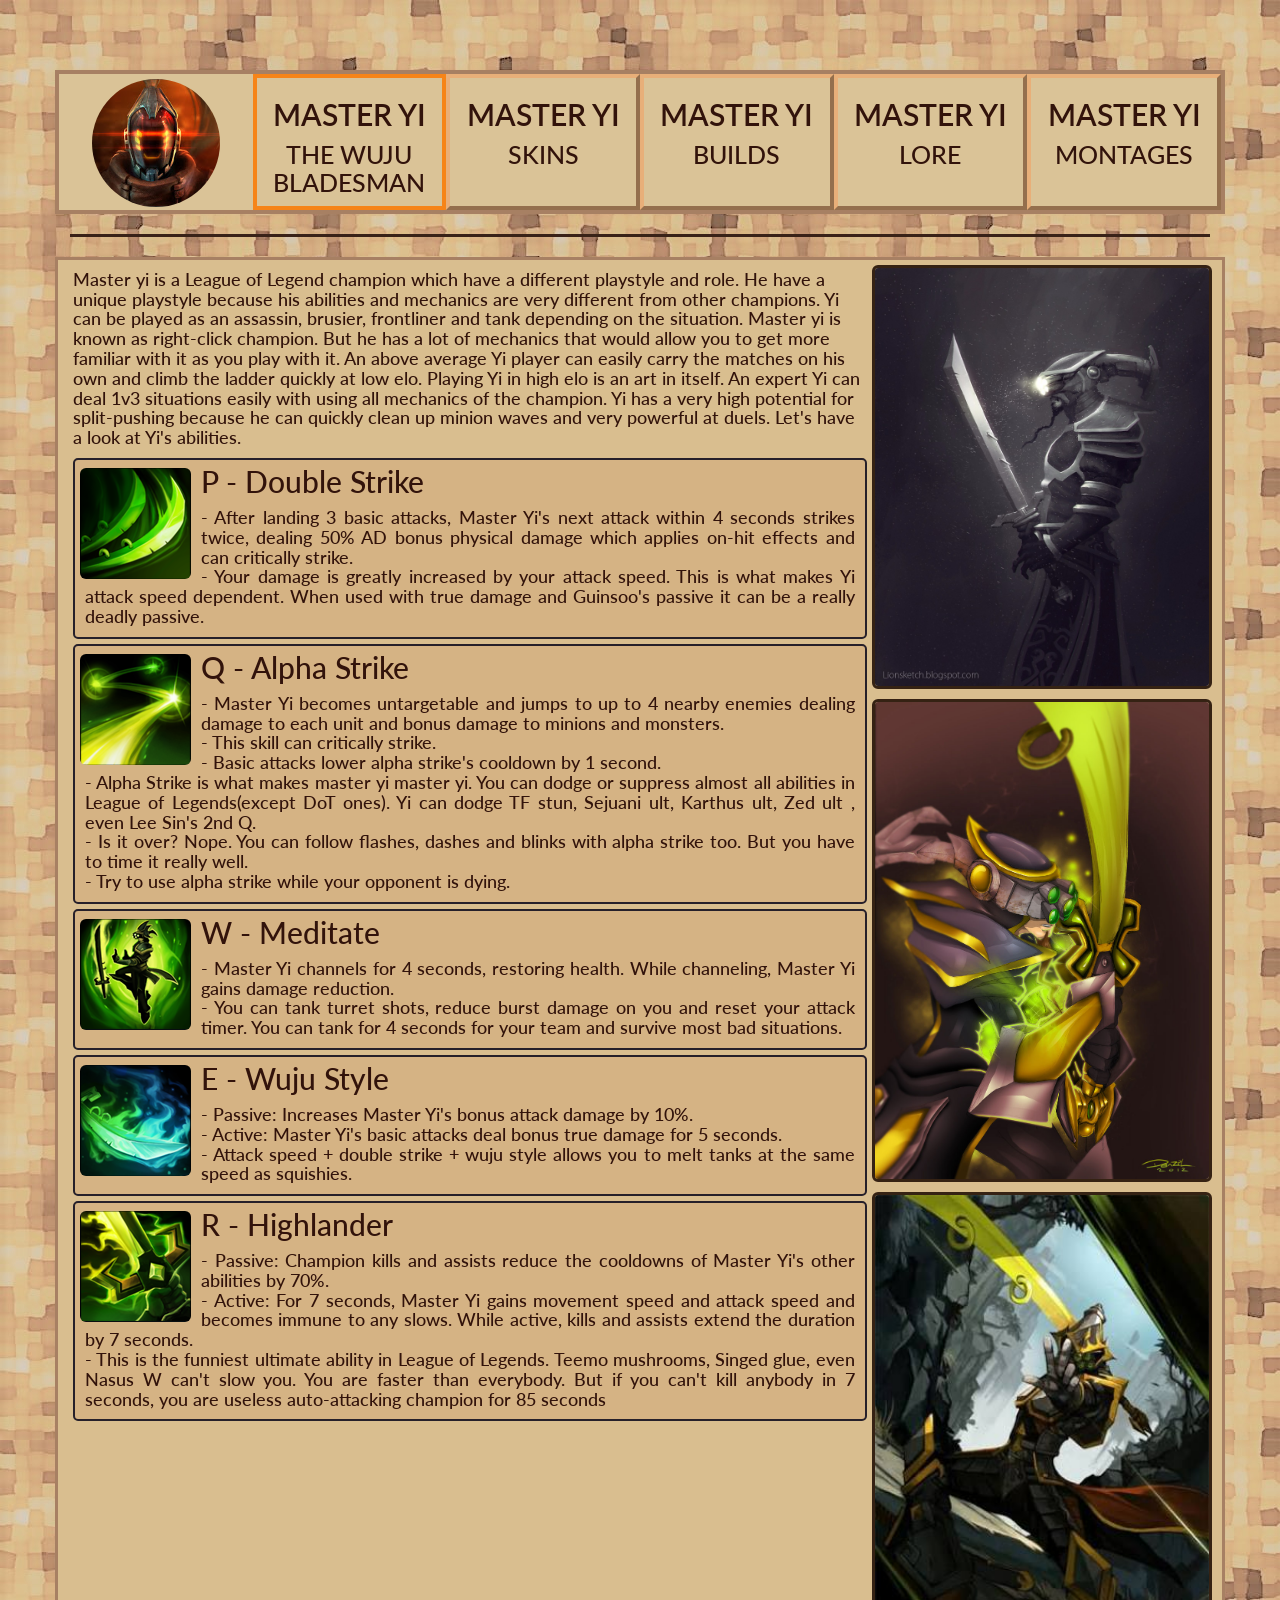
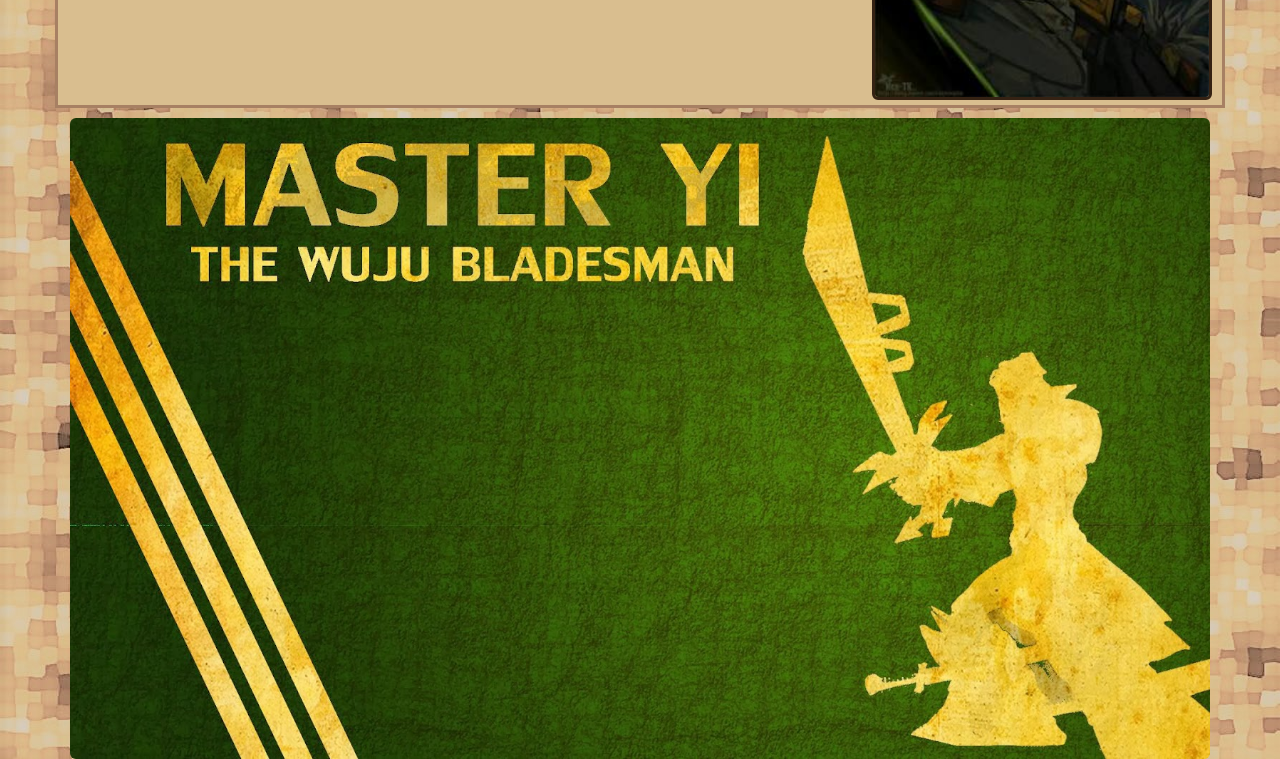
<file: index.html>
<!DOCTYPE html>
<html lang="en">
  <head>
    <meta charset="utf-8">
    <meta name="viewport" content="width=device-width, initial-scale=1">
    <title>Master Yisus</title>
    <link href="https://fonts.googleapis.com/css?family=Lato:300,400,600" rel="stylesheet">
    <link rel="stylesheet" href="https://maxcdn.bootstrapcdn.com/bootstrap/3.3.7/css/bootstrap.min.css" integrity="sha384-BVYiiSIFeK1dGmJRAkycuHAHRg32OmUcww7on3RYdg4Va+PmSTsz/K68vbdEjh4u" crossorigin="anonymous">
    <link rel="stylesheet" type="text/css" href="css/styles.css">
    <script src="https://code.jquery.com/jquery-3.2.1.slim.min.js" integrity="sha256-k2WSCIexGzOj3Euiig+TlR8gA0EmPjuc79OEeY5L45g=" crossorigin="anonymous"></script>
    <script src="https://maxcdn.bootstrapcdn.com/bootstrap/3.3.7/js/bootstrap.min.js" integrity="sha384-Tc5IQib027qvyjSMfHjOMaLkfuWVxZxUPnCJA7l2mCWNIpG9mGCD8wGNIcPD7Txa" crossorigin="anonymous"></script>
  </head>
  <body background="./images/background.jpg">
    <div class="container">
      <div class="row my-navbar">
        <div class="col-md-2">
          <img src="./images/archiel.jpg" class="img-circle title-logo center-block" width="128" alt="archiel logo">
        </div>
        <a href="./index.html">
          <div class="col-md-2 text-uppercase link-current">
            <h1 class="title-super text-bold">Master Yi</h1>
            <h4 class="title-big">The Wuju Bladesman</h4>
          </div>
        </a>
        <a href="./skins.html">
          <div class="col-md-2 text-uppercase link">
            <h1 class="title-super text-bold">Master Yi</h1>
            <h4 class="title-big">Skins</h4>
          </div>
        </a>
        <a href="./builds.html">
          <div class="col-md-2 text-uppercase link">
            <h1 class="title-super text-bold">Master Yi</h1>
            <h4 class="title-big">Builds</h4>
          </div>
        </a>
        <a href="./lore.html">
          <div class="col-md-2 text-uppercase link">
            <h1 class="title-super text-bold">Master Yi</h1>
            <h4 class="title-big">Lore</h4>
          </div>
        </a>
        <a href="./montages.html">
          <div class="col-md-2 text-uppercase link">
            <h1 class="title-super text-bold">Master Yi</h1>
            <h4 class="title-big">Montages</h4>
          </div>
        </a>
      </div>
      <hr>
      <div class="row">
        <div class="col-xs-12 lore-textbox">
          <div class="index-container">
            <img src="./images/masteryisus.png" class="img-responsive img-rounded center-block index-imagebox">
            <img src="./images/masteryisus2.png" class="img-responsive img-rounded center-block index-imagebox">
            <img src="./images/masteryisus3.png" class="img-responsive img-rounded center-block index-imagebox">
          </div>
          <h4 style="width: 70%;">Master yi is a League of Legend champion which have a different playstyle and role. He have a unique playstyle because his abilities and mechanics are very different from other champions. Yi can be played as an assassin, brusier, frontliner and tank depending on the situation. Master yi is known as right-click champion. But he has a lot of mechanics that would allow you to get more familiar with it as you play with it. An above average Yi player can easily carry the matches on his own and climb the ladder quickly at low elo. Playing Yi in high elo is an art in itself. An expert Yi can deal 1v3 situations easily with using all mechanics of the champion. Yi has a very high potential for split-pushing because he can quickly clean up minion waves and very powerful at duels. Let's have a look at Yi's abilities.</h4>
          <div class="skill-box">
            <img src="./images/abilities/P.png" class="img-responsive img-rounded skill-pic">
            <h2 class="skill-name"> P - Double Strike</h2>
            <h4 class="skill-text">- After landing 3 basic attacks, Master Yi's next attack within 4 seconds strikes twice, dealing 50% AD bonus physical damage which applies on-hit effects and can critically strike.<br>- Your damage is greatly increased by your attack speed. This is what makes Yi attack speed dependent. When used with true damage and Guinsoo's passive it can be a really deadly passive.</h4>
          </div>
          <div class="skill-box">
            <img src="./images/abilities/Q.png" class="img-responsive img-rounded skill-pic">
            <h2 class="skill-name"> Q - Alpha Strike</h2>
            <h4 class="skill-text">- Master Yi becomes untargetable and jumps to up to 4 nearby enemies dealing  damage to each unit and bonus damage to minions and monsters.<br>- This skill can critically strike.<br>- Basic attacks lower alpha strike's cooldown by 1 second.<br>- Alpha Strike is what makes master yi master yi. You can dodge or suppress almost all abilities in League of Legends(except DoT ones). Yi can dodge TF stun, Sejuani ult, Karthus ult, Zed ult , even Lee Sin's 2nd Q.<br>- Is it over? Nope. You can follow flashes, dashes and blinks with alpha strike too. But you have to time it really well.<br>- Try to use alpha strike while your opponent is dying.</h4>
          </div>
          <div class="skill-box">
            <img src="./images/abilities/W.png" class="img-responsive img-rounded skill-pic">
            <h2 class="skill-name"> W - Meditate</h2>
            <h4 class="skill-text">- Master Yi channels for 4 seconds, restoring health. While channeling, Master Yi gains damage reduction.<br>- You can tank turret shots, reduce burst damage on you and reset your attack timer. You can tank for 4 seconds for your team and survive most bad situations.</h4>
          </div>
          <div class="skill-box">
            <img src="./images/abilities/E.png" class="img-responsive img-rounded skill-pic">
            <h2 class="skill-name"> E - Wuju Style</h2>
            <h4 class="skill-text">- Passive: Increases Master Yi's bonus attack damage by 10%.<br>- Active: Master Yi's basic attacks deal bonus true damage for 5 seconds. <br>- Attack speed + double strike + wuju style allows you to melt tanks at the same speed as squishies.</h4>
          </div>
          <div class="skill-box">
            <img src="./images/abilities/R.png" class="img-responsive img-rounded skill-pic">
            <h2 class="skill-name"> R - Highlander</h2>
            <h4 class="skill-text">- Passive: Champion kills and assists reduce the cooldowns of Master Yi's other abilities by 70%.<br>- Active: For 7 seconds, Master Yi gains movement speed and attack speed and becomes immune to any slows. While active, kills and assists extend the duration by 7 seconds.<br>- This is the funniest ultimate ability in League of Legends. Teemo mushrooms, Singed glue, even Nasus W can't slow you. You are faster than everybody. But if you can't kill anybody in 7 seconds, you are useless auto-attacking champion for 85 seconds</h4>
          </div>
        </div>
      </div>
      <div class="row cover">
        <div class="col-xs-12">
          <img src="./images/cover.jpg" class="img-responsive img-rounded" alt="cover photo">
        </div>
      </div>
    </div>
  </body>
</html>
</file>
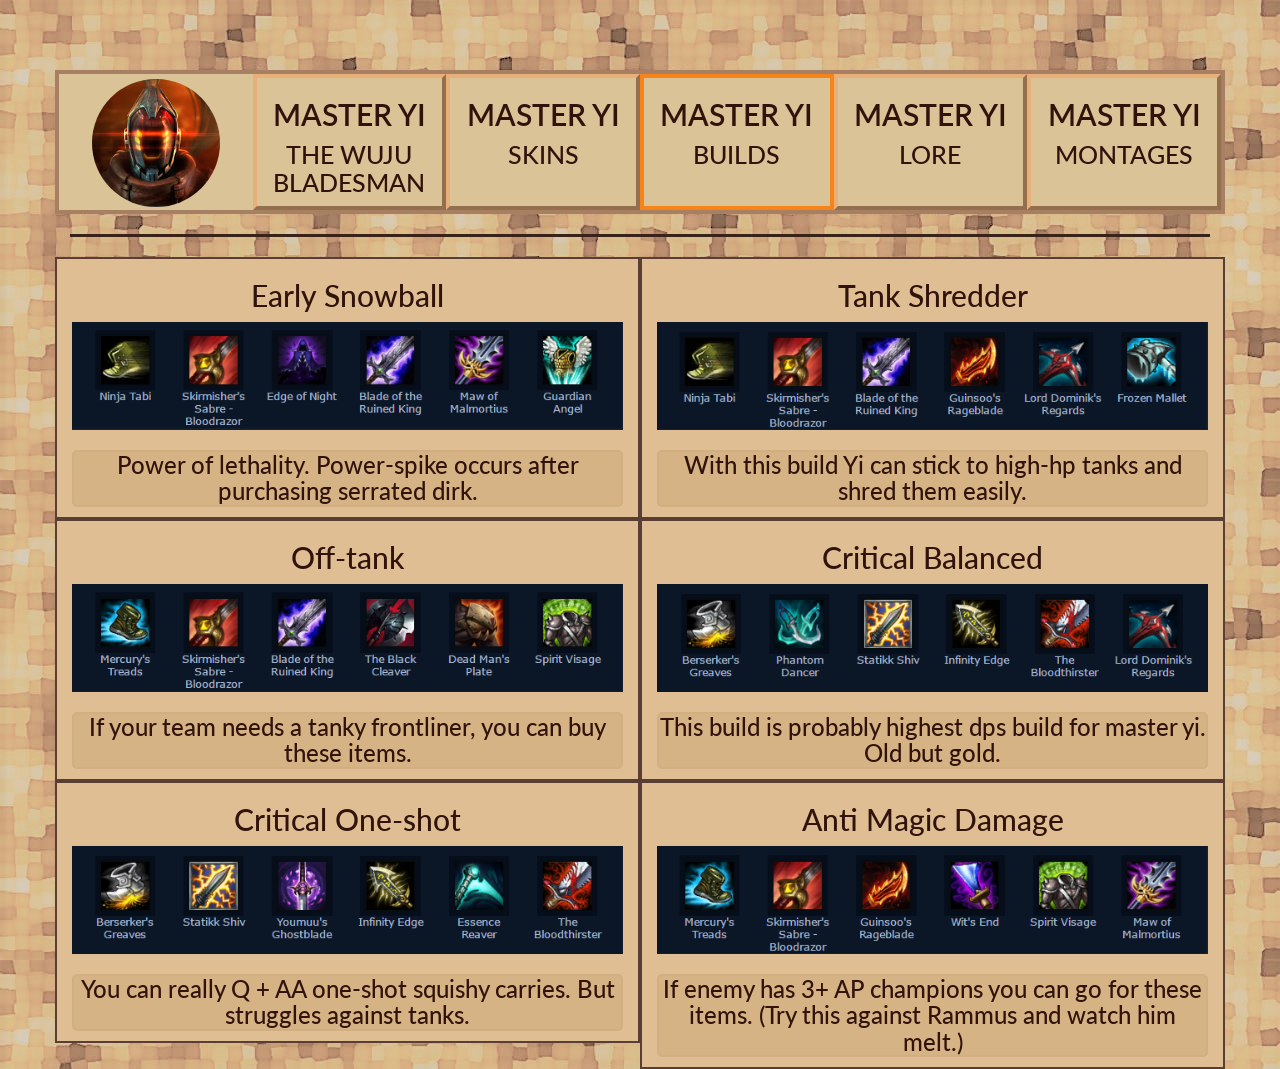
<file: builds.html>
<!DOCTYPE html>
<html lang="en">
  <head>
    <meta charset="utf-8">
    <meta name="viewport" content="width=device-width, initial-scale=1">
    <title>Master Yisus-Builds</title>
    <link href="https://fonts.googleapis.com/css?family=Lato:300,400,600" rel="stylesheet">
    <link rel="stylesheet" href="https://maxcdn.bootstrapcdn.com/bootstrap/3.3.7/css/bootstrap.min.css" integrity="sha384-BVYiiSIFeK1dGmJRAkycuHAHRg32OmUcww7on3RYdg4Va+PmSTsz/K68vbdEjh4u" crossorigin="anonymous">
    <link rel="stylesheet" type="text/css" href="css/styles.css">
    <script src="https://code.jquery.com/jquery-3.2.1.slim.min.js" integrity="sha256-k2WSCIexGzOj3Euiig+TlR8gA0EmPjuc79OEeY5L45g=" crossorigin="anonymous"></script>
    <script src="https://maxcdn.bootstrapcdn.com/bootstrap/3.3.7/js/bootstrap.min.js" integrity="sha384-Tc5IQib027qvyjSMfHjOMaLkfuWVxZxUPnCJA7l2mCWNIpG9mGCD8wGNIcPD7Txa" crossorigin="anonymous"></script>
  </head>
  <body background="./images/background.jpg">
    <div class="container">
      <div class="row my-navbar">
        <div class="col-md-2">
          <img src="./images/archiel.jpg" class="img-circle title-logo center-block" width="128" alt="archiel logo">
        </div>
        <a href="./index.html">
          <div class="col-md-2 text-uppercase link">
            <h1 class="title-super text-bold">Master Yi</h1>
            <h4 class="title-big">The Wuju Bladesman</h4>
          </div>
        </a>
        <a href="./skins.html">
          <div class="col-md-2 text-uppercase link">
            <h1 class="title-super text-bold">Master Yi</h1>
            <h4 class="title-big">Skins</h4>
          </div>
        </a>
        <a href="./builds.html">
          <div class="col-md-2 text-uppercase link-current">
            <h1 class="title-super text-bold">Master Yi</h1>
            <h4 class="title-big">Builds</h4>
          </div>
        </a>
        <a href="./lore.html">
          <div class="col-md-2 text-uppercase link">
            <h1 class="title-super text-bold">Master Yi</h1>
            <h4 class="title-big">Lore</h4>
          </div>
        </a>
        <a href="./montages.html">
          <div class="col-md-2 text-uppercase link">
            <h1 class="title-super text-bold">Master Yi</h1>
            <h4 class="title-big">Montages</h4>
          </div>
        </a>
      </div>
      <hr>
      <div class="row">
        <div class="col-md-6 build-box">
          <h2>Early Snowball</h2>
          <img src="./images/builds/early-snowball.png" class="img-responsive center-block" alt="build image">
          <h3 class="build-text">Power of lethality. Power-spike occurs after purchasing serrated dirk.</h3>
        </div>
        <div class="col-md-6 build-box">
          <h2>Tank Shredder</h2>
          <img src="./images/builds/tank-shredder.png" class="img-responsive center-block" alt="build image">
          <h3 class="build-text">With this build Yi can stick to high-hp tanks and shred them easily.</h3>
        </div>
        <div class="col-md-6 build-box">
          <h2>Off-tank</h2>
          <img src="./images/builds/offtank.png" class="img-responsive center-block" alt="build image">
          <h3 class="build-text">If your team needs a tanky frontliner, you can buy these items.</h3>
        </div>
        <div class="col-md-6 build-box">
          <h2>Critical Balanced</h2>
          <img src="./images/builds/crit.png" class="img-responsive center-block" alt="build image">
          <h3 class="build-text">This build is probably highest dps build for master yi. Old but gold.</h3>
        </div>
        <div class="col-md-6 build-box">
          <h2>Critical One-shot</h2>
          <img src="./images/builds/crit-os.png" class="img-responsive center-block" alt="build image">
          <h3 class="build-text">You can really Q + AA one-shot squishy carries. But struggles against tanks.</h3>
        </div>
        <div class="col-md-6 build-box">
          <h2>Anti Magic Damage</h2>
          <img src="./images/builds/anti-ap.png" class="img-responsive center-block" alt="build image">
          <h3 class="build-text">If enemy has 3+ AP champions you can go for these items. (Try this against Rammus and watch him melt.)</h3>
        </div>
      </div>
    </div>
  </body>
</html>
</file>
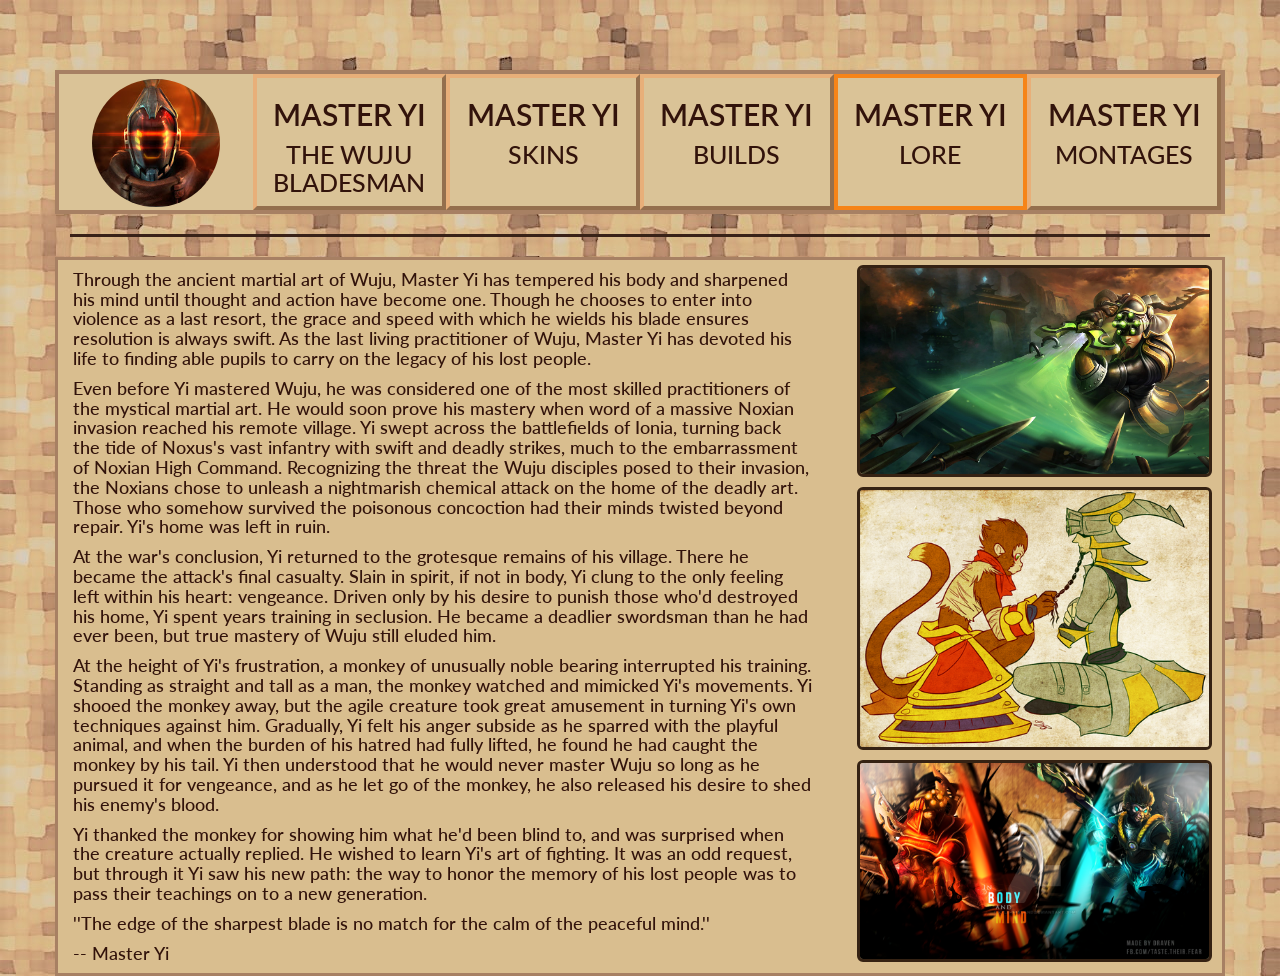
<file: lore.html>
<!DOCTYPE html>
<html lang="en">
  <head>
    <meta charset="utf-8">
    <meta name="viewport" content="width=device-width, initial-scale=1">
    <title>Master Yisus-Lore</title>
    <link href="https://fonts.googleapis.com/css?family=Lato:300,400,600" rel="stylesheet">
    <link rel="stylesheet" href="https://maxcdn.bootstrapcdn.com/bootstrap/3.3.7/css/bootstrap.min.css" integrity="sha384-BVYiiSIFeK1dGmJRAkycuHAHRg32OmUcww7on3RYdg4Va+PmSTsz/K68vbdEjh4u" crossorigin="anonymous">
    <link rel="stylesheet" type="text/css" href="css/styles.css">
    <script src="https://code.jquery.com/jquery-3.2.1.slim.min.js" integrity="sha256-k2WSCIexGzOj3Euiig+TlR8gA0EmPjuc79OEeY5L45g=" crossorigin="anonymous"></script>
    <script src="https://maxcdn.bootstrapcdn.com/bootstrap/3.3.7/js/bootstrap.min.js" integrity="sha384-Tc5IQib027qvyjSMfHjOMaLkfuWVxZxUPnCJA7l2mCWNIpG9mGCD8wGNIcPD7Txa" crossorigin="anonymous"></script>
  </head>
  <body background="./images/background.jpg">
    <div class="container">
      <div class="row my-navbar">
        <div class="col-md-2">
          <img src="./images/archiel.jpg" class="img-circle title-logo center-block" width="128" alt="archiel logo">
        </div>
        <a href="./index.html">
          <div class="col-md-2 text-uppercase link">
            <h1 class="title-super text-bold">Master Yi</h1>
            <h4 class="title-big">The Wuju Bladesman</h4>
          </div>
        </a>
        <a href="./skins.html">
          <div class="col-md-2 text-uppercase link">
            <h1 class="title-super text-bold">Master Yi</h1>
            <h4 class="title-big">Skins</h4>
          </div>
        </a>
        <a href="./builds.html">
          <div class="col-md-2 text-uppercase link">
            <h1 class="title-super text-bold">Master Yi</h1>
            <h4 class="title-big">Builds</h4>
          </div>
        </a>
        <a href="./lore.html">
          <div class="col-md-2 text-uppercase link-current">
            <h1 class="title-super text-bold">Master Yi</h1>
            <h4 class="title-big">Lore</h4>
          </div>
        </a>
        <a href="./montages.html">
          <div class="col-md-2 text-uppercase link">
            <h1 class="title-super text-bold">Master Yi</h1>
            <h4 class="title-big">Montages</h4>
          </div>
        </a>
      </div>
      <hr>
      <div class="row">
        <div class="col-xs-12 lore-textbox">
          <div class="lore-container">
            <img src="./images/lore2.png" class="img-responsive img-rounded lore-imagebox" alt="cover photo">
            <img src="./images/lore.png" class="img-responsive img-rounded lore-imagebox" alt="cover photo">
            <img src="./images/lore3.png" class="img-responsive img-rounded lore-imagebox" alt="cover photo">
          </div>
          <h4>Through the ancient martial art of Wuju, Master Yi has tempered his body and sharpened his mind until thought and action have become one. Though he chooses to enter into violence as a last resort, the grace and speed with which he wields his blade ensures resolution is always swift. As the last living practitioner of Wuju, Master Yi has devoted his life to finding able pupils to carry on the legacy of his lost people. </h4>
          <h4>Even before Yi mastered Wuju, he was considered one of the most skilled practitioners of the mystical martial art. He would soon prove his mastery when word of a massive Noxian invasion reached his remote village. Yi swept across the battlefields of Ionia, turning back the tide of Noxus's vast infantry with swift and deadly strikes, much to the embarrassment of Noxian High Command. Recognizing the threat the Wuju disciples posed to their invasion, the Noxians chose to unleash a nightmarish chemical attack on the home of the deadly art. Those who somehow survived the poisonous concoction had their minds twisted beyond repair. Yi's home was left in ruin.
          </h4>
          <h4>At the war's conclusion, Yi returned to the grotesque remains of his village. There he became the attack's final casualty. Slain in spirit, if not in body, Yi clung to the only feeling left within his heart: vengeance. Driven only by his desire to punish those who'd destroyed his home, Yi spent years training in seclusion. He became a deadlier swordsman than he had ever been, but true mastery of Wuju still eluded him.
          </h4>
          <h4>At the height of Yi's frustration, a monkey of unusually noble bearing interrupted his training. Standing as straight and tall as a man, the monkey watched and mimicked Yi's movements. Yi shooed the monkey away, but the agile creature took great amusement in turning Yi's own techniques against him. Gradually, Yi felt his anger subside as he sparred with the playful animal, and when the burden of his hatred had fully lifted, he found he had caught the monkey by his tail. Yi then understood that he would never master Wuju so long as he pursued it for vengeance, and as he let go of the monkey, he also released his desire to shed his enemy's blood.
          </h4>
          <h4>Yi thanked the monkey for showing him what he'd been blind to, and was surprised when the creature actually replied. He wished to learn Yi's art of fighting. It was an odd request, but through it Yi saw his new path: the way to honor the memory of his lost people was to pass their teachings on to a new generation.
          </h4>
          <h4>''The edge of the sharpest blade is no match for the calm of the peaceful mind.''</h4>
          <h4>-- Master Yi</h4>
        </div>
      </div>
    </div>
  </body>
</html>
</file>
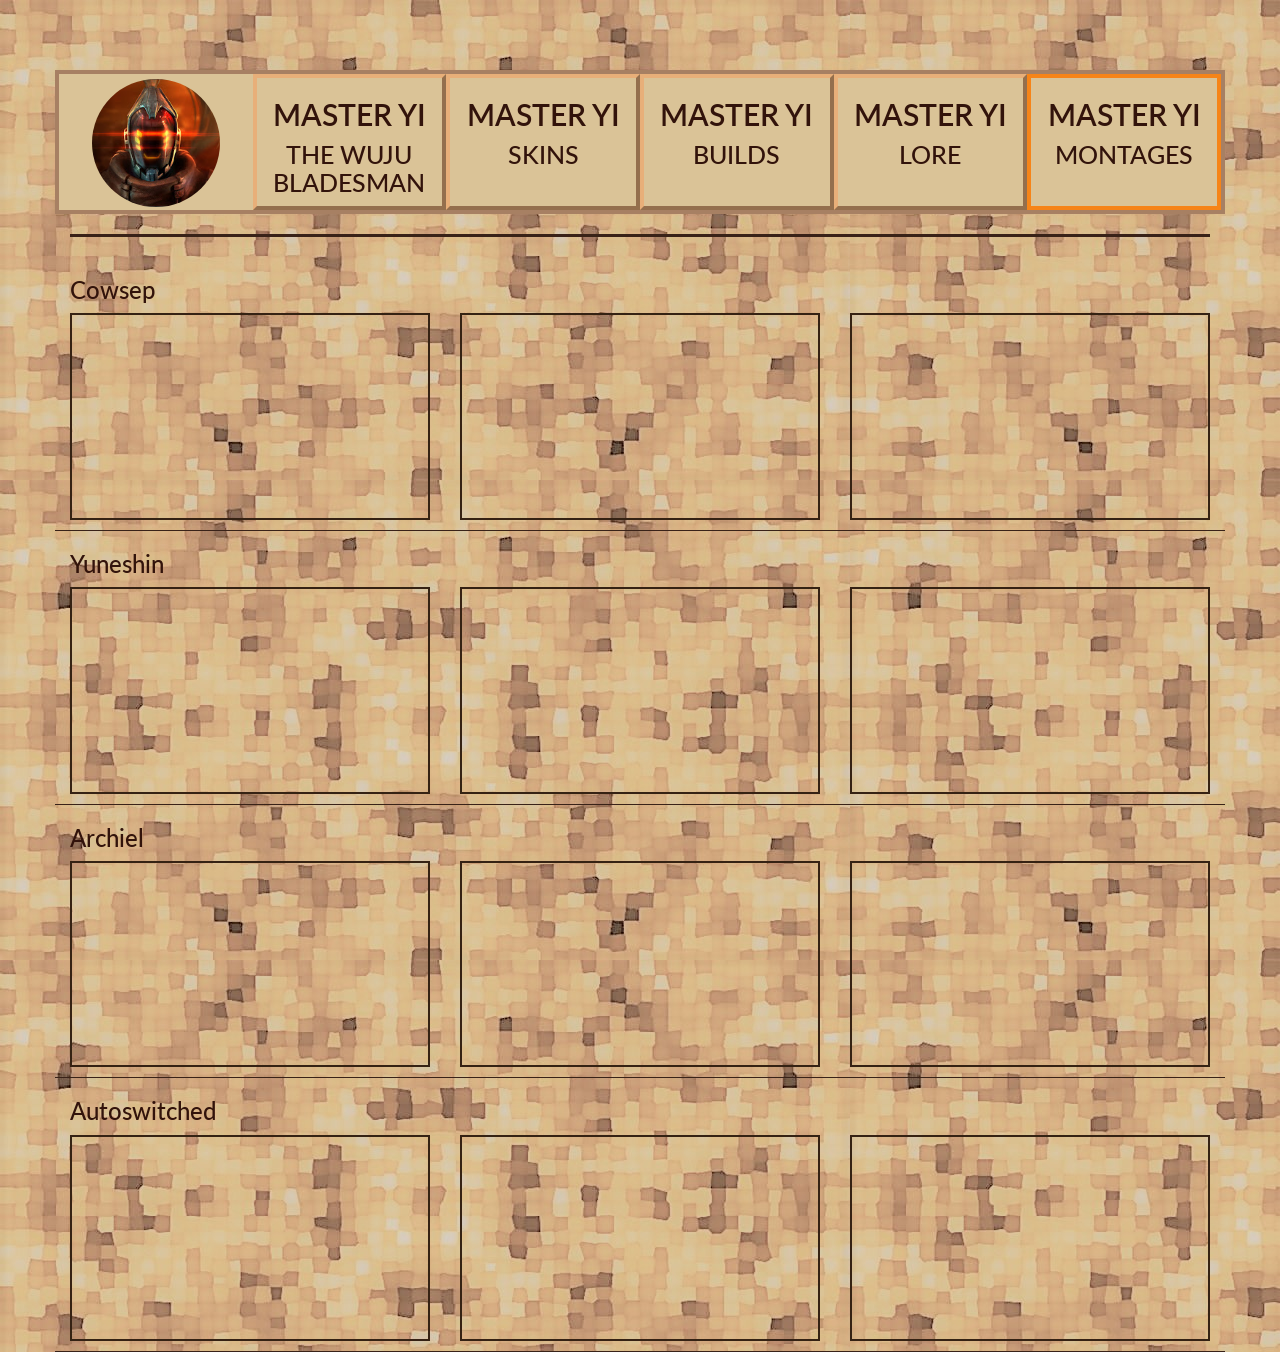
<file: montages.html>
<!DOCTYPE html>
<html lang="en">
  <head>
    <meta charset="utf-8">
    <meta name="viewport" content="width=device-width, initial-scale=1">
    <title>Master Yisus-Montages</title>
    <link href="https://fonts.googleapis.com/css?family=Lato:300,400,600" rel="stylesheet">
    <link rel="stylesheet" href="https://maxcdn.bootstrapcdn.com/bootstrap/3.3.7/css/bootstrap.min.css" integrity="sha384-BVYiiSIFeK1dGmJRAkycuHAHRg32OmUcww7on3RYdg4Va+PmSTsz/K68vbdEjh4u" crossorigin="anonymous">
    <link rel="stylesheet" type="text/css" href="css/styles.css">
    <script src="https://code.jquery.com/jquery-3.2.1.slim.min.js" integrity="sha256-k2WSCIexGzOj3Euiig+TlR8gA0EmPjuc79OEeY5L45g=" crossorigin="anonymous"></script>
    <script src="https://maxcdn.bootstrapcdn.com/bootstrap/3.3.7/js/bootstrap.min.js" integrity="sha384-Tc5IQib027qvyjSMfHjOMaLkfuWVxZxUPnCJA7l2mCWNIpG9mGCD8wGNIcPD7Txa" crossorigin="anonymous"></script>
  </head>
  <body background="./images/background.jpg">
    <div class="container">
      <div class="row my-navbar">
        <div class="col-md-2">
          <img src="./images/archiel.jpg" class="img-circle title-logo center-block" width="128" alt="archiel logo">
        </div>
        <a href="./index.html">
          <div class="col-md-2 text-uppercase link">
            <h1 class="title-super text-bold">Master Yi</h1>
            <h4 class="title-big">The Wuju Bladesman</h4>
          </div>
        </a>
        <a href="./skins.html">
          <div class="col-md-2 text-uppercase link">
            <h1 class="title-super text-bold">Master Yi</h1>
            <h4 class="title-big">Skins</h4>
          </div>
        </a>
        <a href="./builds.html">
          <div class="col-md-2 text-uppercase link">
            <h1 class="title-super text-bold">Master Yi</h1>
            <h4 class="title-big">Builds</h4>
          </div>
        </a>
        <a href="./lore.html">
          <div class="col-md-2 text-uppercase link">
            <h1 class="title-super text-bold">Master Yi</h1>
            <h4 class="title-big">Lore</h4>
          </div>
        </a>
        <a href="./montages.html">
          <div class="col-md-2 text-uppercase link-current">
            <h1 class="title-super text-bold">Master Yi</h1>
            <h4 class="title-big">Montages</h4>
          </div>
        </a>
      </div>
      <hr>
      <div class="row montage-box">
        <div class="col-xs-12">
          <h3>Cowsep</h3>
        </div>
        <div class="col-xs-4">
          <div class="embed-responsive embed-responsive-16by9 montage-video">
              <iframe width="560" height="315" src="https://www.youtube.com/embed/pf9yJM4bbQw" frameborder="0" allowfullscreen></iframe>
          </div>
        </div>
        <div class="col-xs-4">
          <div class="embed-responsive embed-responsive-16by9 montage-video">
              <iframe width="560" height="315" src="https://www.youtube.com/embed/i8A_7h187nc" frameborder="0" allowfullscreen></iframe>
          </div>
        </div>
        <div class="col-xs-4">
          <div class="embed-responsive embed-responsive-16by9 montage-video">
              <iframe width="560" height="315" src="https://www.youtube.com/embed/Sp-4f4rMZNQ" frameborder="0" allowfullscreen></iframe>
          </div>
        </div>
      </div>
      <div class="row montage-box">
        <div class="col-xs-12">
          <h3>Yuneshin</h3>
        </div>
        <div class="col-xs-4">
          <div class="embed-responsive embed-responsive-16by9 montage-video">
              <iframe width="560" height="315" src="https://www.youtube.com/embed/NkrsUcAfvog" frameborder="0" allowfullscreen></iframe>
          </div>
        </div>
        <div class="col-xs-4">
          <div class="embed-responsive embed-responsive-16by9 montage-video">
              <iframe width="560" height="315" src="https://www.youtube.com/embed/LfRPjSswwNA" frameborder="0" allowfullscreen></iframe>
          </div>
        </div>
        <div class="col-xs-4">
          <div class="embed-responsive embed-responsive-16by9 montage-video">
              <iframe width="560" height="315" src="https://www.youtube.com/embed/ZDoF7r-DTaY" frameborder="0" allowfullscreen></iframe>
          </div>
        </div>
      </div>
      <div class="row montage-box">
        <div class="col-xs-12">
          <h3>Archiel</h3>
        </div>
        <div class="col-xs-4">
          <div class="embed-responsive embed-responsive-16by9 montage-video">
              <iframe width="560" height="315" src="https://www.youtube.com/embed/FiVGKUPslxE" frameborder="0" allowfullscreen></iframe>
          </div>
        </div>
        <div class="col-xs-4">
          <div class="embed-responsive embed-responsive-16by9 montage-video">
              <iframe width="560" height="315" src="https://www.youtube.com/embed/omQd9knxR5w" frameborder="0" allowfullscreen></iframe>
          </div>
        </div>
        <div class="col-xs-4">
          <div class="embed-responsive embed-responsive-16by9 montage-video">
              <iframe width="560" height="315" src="https://www.youtube.com/embed/OT6P21hfXVE" frameborder="0" allowfullscreen></iframe>
          </div>
        </div>
      </div>
      <div class="row montage-box">
        <div class="col-xs-12">
          <h3>Autoswitched</h3>
        </div>
        <div class="col-xs-4">
          <div class="embed-responsive embed-responsive-16by9 montage-video">
              <iframe width="560" height="315" src="https://www.youtube.com/embed/alzDzxQuOP8" frameborder="0" allowfullscreen></iframe>
          </div>
        </div>
        <div class="col-xs-4">
          <div class="embed-responsive embed-responsive-16by9 montage-video">
              <iframe width="560" height="315" src="https://www.youtube.com/embed/4npe9BFaXy8" frameborder="0" allowfullscreen></iframe>
          </div>
        </div>
        <div class="col-xs-4">
          <div class="embed-responsive embed-responsive-16by9 montage-video">
              <iframe width="560" height="315" src="https://www.youtube.com/embed/-i2Gx_ZI0jo" frameborder="0" allowfullscreen></iframe>
          </div>
        </div>
      </div>
    </div>
  </body>
</html>
</file>
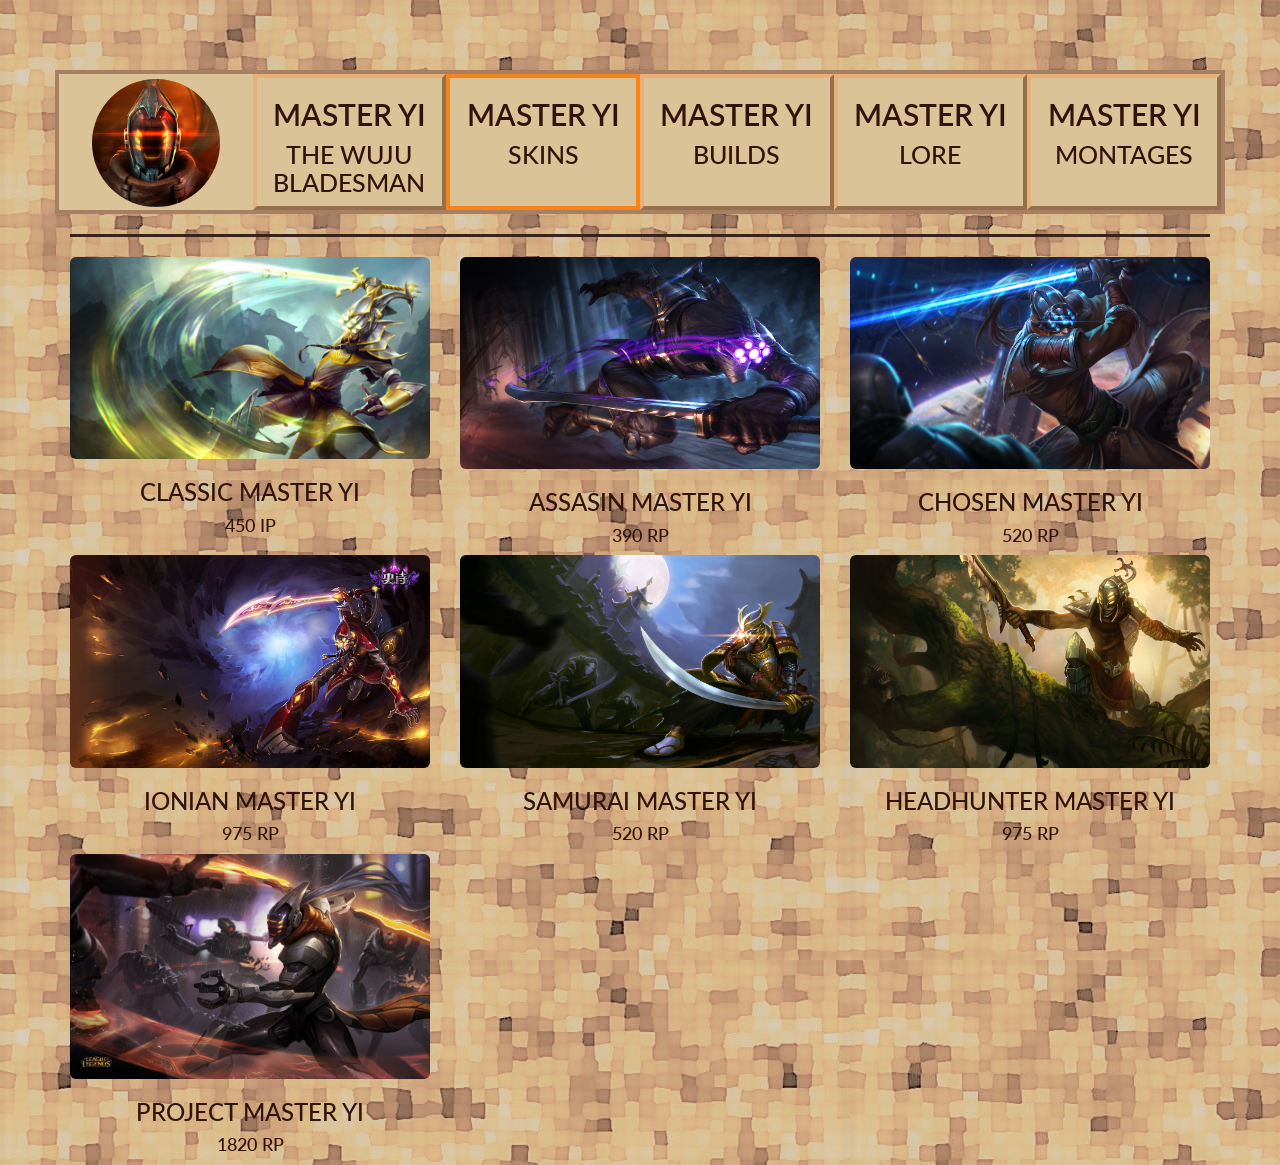
<file: skins.html>
<!DOCTYPE html>
<html lang="en">
  <head>
    <meta charset="utf-8">
    <meta name="viewport" content="width=device-width, initial-scale=1">
    <title>Master Yisus-Skins</title>
    <link href="https://fonts.googleapis.com/css?family=Lato:300,400,600" rel="stylesheet">
    <link rel="stylesheet" href="https://maxcdn.bootstrapcdn.com/bootstrap/3.3.7/css/bootstrap.min.css" integrity="sha384-BVYiiSIFeK1dGmJRAkycuHAHRg32OmUcww7on3RYdg4Va+PmSTsz/K68vbdEjh4u" crossorigin="anonymous">
    <link rel="stylesheet" type="text/css" href="css/styles.css">
    <script src="https://code.jquery.com/jquery-3.2.1.slim.min.js" integrity="sha256-k2WSCIexGzOj3Euiig+TlR8gA0EmPjuc79OEeY5L45g=" crossorigin="anonymous"></script>
    <script src="https://maxcdn.bootstrapcdn.com/bootstrap/3.3.7/js/bootstrap.min.js" integrity="sha384-Tc5IQib027qvyjSMfHjOMaLkfuWVxZxUPnCJA7l2mCWNIpG9mGCD8wGNIcPD7Txa" crossorigin="anonymous"></script>
  </head>
  <body background="./images/background.jpg">
    <div class="container">
      <div class="row my-navbar">
        <div class="col-md-2">
          <img src="./images/archiel.jpg" class="img-circle title-logo center-block" width="128" alt="archiel logo">
        </div>
        <a href="./index.html">
          <div class="col-md-2 text-uppercase link">
            <h1 class="title-super text-bold">Master Yi</h1>
            <h4 class="title-big">The Wuju Bladesman</h4>
          </div>
        </a>
        <a href="./skins.html">
          <div class="col-md-2 text-uppercase link-current">
            <h1 class="title-super text-bold">Master Yi</h1>
            <h4 class="title-big">Skins</h4>
          </div>
        </a>
        <a href="./builds.html">
          <div class="col-md-2 text-uppercase link">
            <h1 class="title-super text-bold">Master Yi</h1>
            <h4 class="title-big">Builds</h4>
          </div>
        </a>
        <a href="./lore.html">
          <div class="col-md-2 text-uppercase link">
            <h1 class="title-super text-bold">Master Yi</h1>
            <h4 class="title-big">Lore</h4>
          </div>
        </a>
        <a href="./montages.html">
          <div class="col-md-2 text-uppercase link">
            <h1 class="title-super text-bold">Master Yi</h1>
            <h4 class="title-big">Montages</h4>
          </div>
        </a>
    </div>
    <hr>
      <div class="row text-center">
        <div class="col-md-4">
          <img src="./images/classic.jpg" class="img-responsive img-rounded box-pic" alt="skin image" data-toggle="modal" data-target="#myModalClassic">
          <h3 class="text-uppercase">Classic Master Yi</h3>
          <h4>450 IP</h4>
        </div>
        <div class="col-md-4 ">
          <img src="./images/assasin.jpg" class="img-responsive img-rounded box-pic" alt="skin image" data-toggle="modal" data-target="#myModalAssasin">
          <h3 class="text-uppercase">Assasin Master Yi</h3>
          <h4>390 RP</h4>
        </div>
        <div class="col-md-4">
          <img src="./images/chosen.jpg" class="img-responsive img-rounded box-pic" alt="skin image" data-toggle="modal" data-target="#myModalChosen">
          <h3 class="text-uppercase">Chosen Master Yi</h3>
          <h4>520 RP</h4>
        </div>
        <div class="col-md-4">
          <img src="./images/ionian.jpg" class="img-responsive img-rounded box-pic" alt="skin image" data-toggle="modal" data-target="#myModalIonian">
          <h3 class="text-uppercase">Ionian Master Yi</h3>
          <h4>975 RP</h4>
        </div>
        <div class="col-md-4">
          <img src="./images/samurai.jpg" class="img-responsive img-rounded box-pic" alt="skin image" data-toggle="modal" data-target="#myModalSamurai">
          <h3 class="text-uppercase">Samurai Master Yi</h3>
          <h4>520 RP</h4>
        </div>
        <div class="col-md-4">
          <img src="./images/headhunter.jpg" class="img-responsive img-rounded box-pic" alt="skin image" data-toggle="modal" data-target="#myModalHeadhunter">
          <h3 class="text-uppercase">Headhunter Master Yi</h3>
          <h4>975 RP</h4>
        </div>
        <div class="col-md-4">
          <img src="./images/project.jpg" class="img-responsive img-rounded box-pic" alt="skin image" data-toggle="modal" data-target="#myModalProject">
          <h3 class="text-uppercase">Project Master Yi</h3>
          <h4>1820 RP</h4>
        </div>
      </div>
    </div>

    <!-- Modal classic -->
    <div class="modal fade" id="myModalClassic" tabindex="-1" role="dialog" aria-labelledby="myModalLabel">
      <div class="modal-dialog" role="document">
        <div class="modal-content">
          <div class="modal-header">
            <button type="button" class="close" data-dismiss="modal" aria-label="Close"><span aria-hidden="true">&times;</span></button>
            <h4 class="modal-title text-bold" id="myModalLabel">Classic Master Yi</h4>
          </div>
          <div class="modal-body">
            <img src="./images/ingame/classic.png" class="img-responsive" alt="image">
            <p class="text-center">In-game preview</p>
          </div>
        </div>
      </div>
    </div>
    <!-- Modal assasin -->
    <div class="modal fade" id="myModalAssasin" tabindex="-1" role="dialog" aria-labelledby="myModalLabel">
      <div class="modal-dialog" role="document">
        <div class="modal-content">
          <div class="modal-header">
            <button type="button" class="close" data-dismiss="modal" aria-label="Close"><span aria-hidden="true">&times;</span></button>
            <h4 class="modal-title text-bold" id="myModalLabel">Assain Master Yi</h4>
          </div>
          <div class="modal-body">
            <img src="./images/ingame/assasin.png" class="img-responsive" alt="image">
            <p class="text-center">In-game preview</p>
          </div>
        </div>
      </div>
    </div>
    <!-- Modal chosen -->
    <div class="modal fade" id="myModalChosen" tabindex="-1" role="dialog" aria-labelledby="myModalLabel">
      <div class="modal-dialog" role="document">
        <div class="modal-content">
          <div class="modal-header">
            <button type="button" class="close" data-dismiss="modal" aria-label="Close"><span aria-hidden="true">&times;</span></button>
            <h4 class="modal-title text-bold" id="myModalLabel">Chosen Master Yi</h4>
          </div>
          <div class="modal-body">
            <img src="./images/ingame/chosen.png" class="img-responsive" alt="image">
            <p class="text-center">In-game preview</p>
          </div>
        </div>
      </div>
    </div>
    <!-- Modal ionian -->
    <div class="modal fade" id="myModalIonian" tabindex="-1" role="dialog" aria-labelledby="myModalLabel">
      <div class="modal-dialog" role="document">
        <div class="modal-content">
          <div class="modal-header">
            <button type="button" class="close" data-dismiss="modal" aria-label="Close"><span aria-hidden="true">&times;</span></button>
            <h4 class="modal-title text-bold" id="myModalLabel">Ionian Master Yi</h4>
          </div>
          <div class="modal-body">
            <img src="./images/ingame/ionian.png" class="img-responsive" alt="image">
            <p class="text-center">In-game preview</p>
          </div>
        </div>
      </div>
    </div>
    <!-- Modal samurai -->
    <div class="modal fade" id="myModalSamurai" tabindex="-1" role="dialog" aria-labelledby="myModalLabel">
      <div class="modal-dialog" role="document">
        <div class="modal-content">
          <div class="modal-header">
            <button type="button" class="close" data-dismiss="modal" aria-label="Close"><span aria-hidden="true">&times;</span></button>
            <h4 class="modal-title text-bold" id="myModalLabel">Samurai Master Yi</h4>
          </div>
          <div class="modal-body">
            <img src="./images/ingame/samurai.png" class="img-responsive" alt="image">
            <p class="text-center">In-game preview</p>
          </div>
        </div>
      </div>
    </div>
    <!-- Modal headhunter -->
    <div class="modal fade" id="myModalHeadhunter" tabindex="-1" role="dialog" aria-labelledby="myModalLabel">
      <div class="modal-dialog" role="document">
        <div class="modal-content">
          <div class="modal-header">
            <button type="button" class="close" data-dismiss="modal" aria-label="Close"><span aria-hidden="true">&times;</span></button>
            <h4 class="modal-title text-bold" id="myModalLabel">Headhunter Master Yi</h4>
          </div>
          <div class="modal-body">
            <img src="./images/ingame/headhunter.png" class="img-responsive" alt="image">
            <p class="text-center">In-game preview</p>
          </div>
        </div>
      </div>
    </div>
    <!-- Modal project -->
    <div class="modal fade" id="myModalProject" tabindex="-1" role="dialog" aria-labelledby="myModalLabel">
      <div class="modal-dialog" role="document">
        <div class="modal-content">
          <div class="modal-header">
            <button type="button" class="close" data-dismiss="modal" aria-label="Close"><span aria-hidden="true">&times;</span></button>
            <h4 class="modal-title text-bold" id="myModalLabel">Project Master Yi</h4>
          </div>
          <div class="modal-body">
            <img src="./images/ingame/project.png" class="img-responsive" alt="image">
            <p class="text-center">In-game preview</p>
          </div>
        </div>
      </div>
    </div>

  </body>
</html>
</file>
<file: css/styles.css>
body {
    font-family: 'Lato', sans-serif;
    font-weight: 300;
    color: #32130b;
    padding-top: 70px;
}

hr {
    border-top: 3px solid #392218;
}

.text-bold {
    font-weight: 600;
}

.title-super {
    font-size: 30px;
}

.title-big {
    font-size: 25px;
}

.title-logo {
    margin-top: 5px;
}

.my-navbar{
    background-color: #dac397;
    border: 4px solid #a78063;
    height: 135,2px;
}

.lore-textbox {
    background-color: #d9be8f;
    border: 3px solid #a78063;
}

.lore-imagebox {
    float: right;
    margin-bottom: 5px;
    margin-top: 5px;
    border: 3px solid #352213;
    max-width: 355.2px;
}

.lore-container {
    float: right;
    max-width: 400px;
    margin-right: -5px;
}

.montage-box {
    border-bottom: 1px solid #392218;
}

.montage-video {
    border: 2px solid #352213;
    margin-bottom: 10px;
}

.link {
    height: 135.8px;
    text-align: center;
    color: #32130b;
    text-decoration: none;
    background-color: none;
    border: 4px outset #e8af79;
}
.link:active,
.link:hover {
  background-color: none;
}

.link-current {
    height: 135.8px;
    text-align: center;
    color: #32130b;
    text-decoration: none;
    background-color: none;
    border: 4px solid #f68418;
}

.build-box {
    border: 2px solid #583e33;
    background-color: #debe92;
    text-align: center;
}

.build-text {
    border: 2px solid #d3ae81;
    border-radius: 5px;
    background-color: #d5b384;
}

.cover{
    margin-top: 10px;
}

.skill-text {
    text-align: justify;
    padding-left: 10px;
    padding-right: 10px;
}

.skill-name {
    margin-top: 5px;
}
.skill-pic {
    float: left;
    margin-left: 5px;
    margin-right: 10px;
    margin-top: 8px;
}

.skill-box {
    border: 2px solid #26202a;
    border-radius: 5px;
    background-color: #d5b384;
    min-height: 125px;
    margin-bottom: 5px;
    width: 70%;
}

.index-imagebox {
    float: right;
    margin-bottom: 5px;
    margin-top: 5px;
    border: 3px solid #352213;
    width: 100%;
}

.index-container {
    float: right;
    width: 30%;
    margin-right: -5px;
}
</file>
